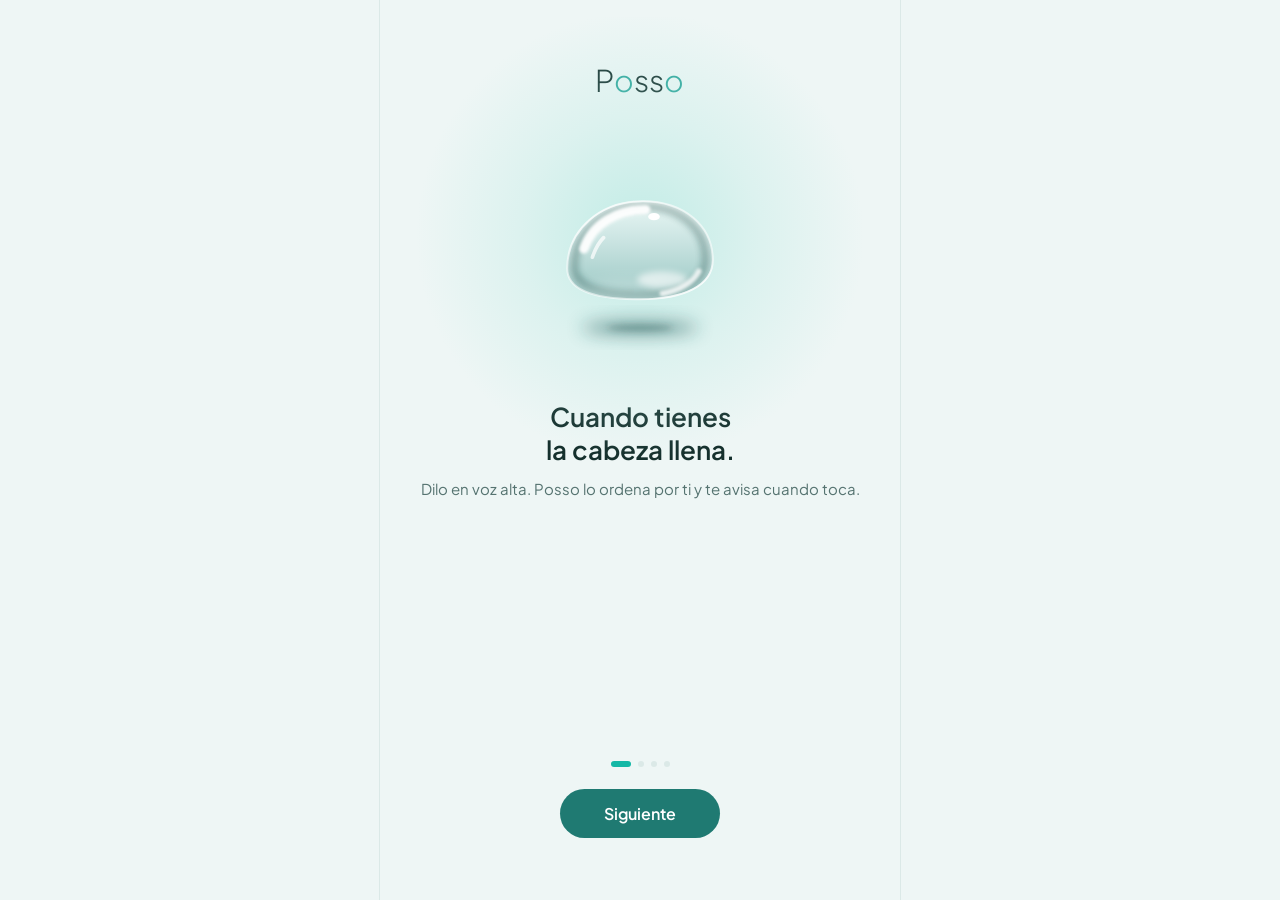
<file: index.html>
<!doctype html>
<html lang="es">
<head>
<meta charset="utf-8">
<meta name="viewport" content="width=device-width,initial-scale=1,viewport-fit=cover,user-scalable=no">
<title>Posso</title>
<meta name="description" content="Dilo en voz alta. Posso lo ordena por ti y te avisa cuando toca.">
<meta name="apple-mobile-web-app-capable" content="yes">
<meta name="mobile-web-app-capable" content="yes">
<meta name="apple-mobile-web-app-title" content="Posso">
<meta name="apple-mobile-web-app-status-bar-style" content="default">
<meta name="theme-color" content="#EEF6F5" id="theme-color">
<link rel="manifest" href="manifest.webmanifest">
<link rel="apple-touch-icon" href="icons/icon-180.png">
<link rel="icon" href="icons/favicon-32.png">
<link rel="preload" href="fonts/PlusJakartaSans.woff" as="font" type="font/woff" crossorigin>
<link rel="stylesheet" href="app.css">
<script>
  // tema antes de pintar, para que no parpadee
  (function () {
    try {
      var t = JSON.parse(localStorage.getItem('posso.local') || '{}').tema || 'auto';
      var dark = t === 'oscuro' || (t === 'auto' && matchMedia('(prefers-color-scheme: dark)').matches);
      document.documentElement.dataset.theme = dark ? 'dark' : 'light';
    } catch (e) {}
  })();
</script>
</head>
<body>
<div id="app">

  <!-- ===== Bienvenida ===== -->
  <section class="screen" id="s-onb">
    <div class="onb-step" data-step="0">
      <div class="logo" style="margin-top:64px">P<span>o</span>ss<span>o</span></div>
      <div class="center" style="margin-top:18px"><div class="gem drop" data-gem style="--s:min(280px,36vh)"></div></div>
      <div style="text-align:center;font-size:26px;font-weight:600;line-height:1.25;margin-top:6px">Cuando tienes<br>la cabeza llena.</div>
      <div style="text-align:center;font-size:15px;color:var(--ink2);margin:12px 40px 0;line-height:1.5">Dilo en voz alta. Posso lo ordena por ti y te avisa cuando toca.</div>
    </div>
    <div class="onb-step" data-step="1">
      <div class="h1" style="padding-top:40px;font-size:28px">Tú hablas.<br>Posso lo ordena.</div>
      <div class="sub">Sin orden y sin pensarlo. Cada cosa va a su sitio:</div>
      <div class="enter" style="padding:8px 16px 0" id="onb-how"></div>
    </div>
    <div class="onb-step" data-step="2">
      <div class="h1" style="padding-top:40px;font-size:28px">Conecta<br>tu Posso.</div>
      <div class="sub">Pega el código que te salió al instalarlo. Así lo que digas se guarda en tu Google Drive y en tu calendario.</div>
      <input class="code-in" id="onb-code" placeholder="Pega aquí tu código" autocomplete="off" autocapitalize="off" spellcheck="false">
      <div style="display:flex;gap:10px;margin:12px 16px 0">
        <button class="pill small" data-act="pegar-codigo" style="background:var(--surface);color:var(--deep)">Pegar</button>
      </div>
      <div class="sub" id="onb-code-msg" style="padding-top:12px"></div>
    </div>
    <div class="onb-step" data-step="3">
      <div class="h1" style="padding-top:40px;font-size:28px">Dos cosas<br>antes de empezar.</div>
      <div class="sub">Puedes cambiarlas cuando quieras en Ajustes.</div>
      <div style="padding:10px 16px 0" id="onb-perms"></div>
    </div>
    <div class="bottom" style="bottom:calc(30px + var(--sb))">
      <div class="dots" id="onb-dots"><span></span><span></span><span></span><span></span></div>
      <button class="pill" data-act="onb-next" id="onb-next">Siguiente</button>
      <div><button class="link" data-act="onb-demo" id="onb-demo" style="visibility:hidden">Probar sin conectar</button></div>
    </div>
  </section>

  <!-- ===== Inicio ===== -->
  <section class="screen" id="s-home">
    <button class="iconbtn ajustes-btn" data-act="ajustes" aria-label="Ajustes">
      <svg width="20" height="20" viewBox="0 0 20 20" fill="none" stroke="currentColor" stroke-width="1.6" stroke-linecap="round"><path d="M3 6h14M3 14h14"/><circle cx="7" cy="6" r="2.2" fill="currentColor" stroke="none"/><circle cx="13" cy="14" r="2.2" fill="currentColor" stroke="none"/></svg>
    </button>
    <div class="home-top">
      <div class="logo">P<span>o</span>ss<span>o</span></div>
      <div class="home-q" id="home-q">¿Qué tienes en la cabeza?</div>
    </div>
    <div class="afin home-afin" id="home-afin"></div>
    <div class="home-gem">
      <div class="gem tap" data-gem data-act="hablar" id="home-gem" style="--s:var(--g)"></div>
      <div class="home-hint" id="home-hint">Toca la gema y habla</div>
    </div>
    <button class="kbd kbd-cam" data-act="foto" aria-label="Foto a tareas">
      <svg width="19" height="16" viewBox="0 0 19 16" fill="none" stroke="currentColor" stroke-width="1.5" stroke-linejoin="round"><path d="M1.5 4.8a1.6 1.6 0 0 1 1.6-1.6h2.5L7 1.3h5l1.4 1.9h2.5a1.6 1.6 0 0 1 1.6 1.6v8.3a1.6 1.6 0 0 1-1.6 1.6H3.1a1.6 1.6 0 0 1-1.6-1.6z"/><circle cx="9.5" cy="8.6" r="3"/></svg>
    </button>
    <input type="file" accept="image/*" id="foto-tareas" hidden>
    <button class="kbd kbd-txt" data-act="escribir" aria-label="Escribir">
      <svg width="18" height="13" viewBox="0 0 20 14" fill="none" stroke="currentColor" stroke-width="1.5" stroke-linecap="round"><rect x="1" y="1" width="18" height="12" rx="2.5"/><path d="M5 5h.01M8.3 5h.01M11.6 5h.01M15 5h.01M5 8h.01M15 8h.01M7.5 9.6h5"/></svg>
    </button>
    <div class="bottom" style="bottom:calc(40px + var(--sb))">
      <svg class="up" width="14" height="9" viewBox="0 0 14 9" fill="none" stroke="currentColor" stroke-width="1.8" stroke-linecap="round" stroke-linejoin="round"><path d="M2 7l5-5 5 5"/></svg>
      <button class="today-btn glass" data-act="cosas" id="home-today">Tus cosas</button>
    </div>
    <div class="scrim" id="scrim-cosas" data-act="cerrar-cosas"></div>
    <div class="sheet" id="sh-cosas">
      <div class="grab-zone" data-drag="sh-cosas"><div class="grab"></div>
        <div class="cosas-head"><div class="cosas-t">Tus cosas</div>
          <div class="cosas-tools">
            <button class="sel-btn" data-act="sel-on" id="cosas-editar" hidden>Editar</button>
            <div class="vista-tg" id="vista-tg">
              <button data-act="vista" data-v="bloques" aria-label="Ver por cuándo"><svg width="16" height="16" viewBox="0 0 16 16" fill="none" stroke="currentColor" stroke-width="1.6"><rect x="1.5" y="1.5" width="5.5" height="5.5" rx="1.6"/><rect x="9" y="1.5" width="5.5" height="5.5" rx="1.6"/><rect x="1.5" y="9" width="5.5" height="5.5" rx="1.6"/><rect x="9" y="9" width="5.5" height="5.5" rx="1.6"/></svg></button>
              <button data-act="vista" data-v="carpetas" aria-label="Ver por carpetas"><svg width="17" height="15" viewBox="0 0 17 15" fill="none" stroke="currentColor" stroke-width="1.6" stroke-linejoin="round"><path d="M1.5 3a1.5 1.5 0 0 1 1.5-1.5h3.3l1.7 1.8h6A1.5 1.5 0 0 1 15.5 4.8v7.7a1.5 1.5 0 0 1-1.5 1.5H3a1.5 1.5 0 0 1-1.5-1.5z"/></svg></button>
            </div>
          </div>
        </div>
      </div>
      <div class="drawers" id="drawers"></div>
      <button class="hechas-fila" id="hechas-fila" data-act="hechas" hidden><span>Hecho recientemente</span><svg width="7" height="12" viewBox="0 0 9 15" fill="none" stroke="currentColor" stroke-width="2" stroke-linecap="round" stroke-linejoin="round"><path d="M1.5 1.5l6 6-6 6"/></svg></button>
      <div class="gem-dock"><div class="gem tap" data-gem data-act="hablar" style="--s:104px"></div></div>
    </div>
  </section>

  <!-- ===== Una categoría ===== -->
  <section class="screen" id="s-list">
    <div class="topbar">
      <div class="side"><button class="iconbtn back" data-act="atras" aria-label="Atrás"><svg width="11" height="19" viewBox="0 0 11 19" fill="none" stroke="currentColor" stroke-width="2.2" stroke-linecap="round" stroke-linejoin="round"><path d="M9 2L2 9.5 9 17"/></svg></button></div>
      <div class="switcher" id="switcher"></div>
      <div class="side r"><div class="ur" data-ur="lista"></div></div>
    </div>
    <div class="list-body" id="list-body"></div>
    <div class="gem-dock"><div class="gem tap" data-gem data-act="hablar" style="--s:104px"></div></div>
  </section>

  <!-- ===== Escuchando ===== -->
  <section class="screen" id="s-listen">
    <div class="topbar" style="height:44px"><div class="side"><button class="iconbtn back" data-act="cancelar-voz" aria-label="Cancelar"><svg width="11" height="19" viewBox="0 0 11 19" fill="none" stroke="currentColor" stroke-width="2.2" stroke-linecap="round" stroke-linejoin="round"><path d="M9 2L2 9.5 9 17"/></svg></button></div></div>
    <div class="listen-t" id="listen-t">Te escucho.</div>
    <div class="listen-s" id="listen-s">Dilo tal cual, sin orden. Ya lo ordeno yo.</div>
    <div class="listen-stage" id="listen-stage">
      <div class="ring" style="width:calc(var(--g)*.72);height:calc(var(--g)*.72);opacity:.45;--k:.10"></div>
      <div class="ring" style="width:calc(var(--g)*.9);height:calc(var(--g)*.9);opacity:.28;--k:.16"></div>
      <div class="ring" style="width:calc(var(--g)*1.07);height:calc(var(--g)*1.07);opacity:.14;--k:.22"></div>
      <div class="gem tap" data-gem data-act="voz-gema" id="listen-gem" style="--s:var(--g)"></div>
    </div>
    <div class="rec-state" id="rec-state"><span class="rec-dot"></span><span id="rec-time">Escuchando · 0:00</span></div>
    <div class="live" id="live"></div>
    <div class="listen-bar">
      <button class="round glass" data-act="voz-a-texto" aria-label="Escribir"><svg width="20" height="14" viewBox="0 0 20 14" fill="none" stroke="currentColor" stroke-width="1.5" stroke-linecap="round"><rect x="1" y="1" width="18" height="12" rx="2.5"/><path d="M5 5h.01M8.3 5h.01M11.6 5h.01M15 5h.01M5 8h.01M15 8h.01M7.5 9.6h5"/></svg></button>
      <button class="tick" data-act="voz-listo" aria-label="Ya está"><svg width="26" height="20" viewBox="0 0 26 20" fill="none" stroke="currentColor" stroke-width="3" stroke-linecap="round" stroke-linejoin="round"><path d="M3 10.5l7 7L23 3"/></svg></button>
      <div style="width:48px"></div>
    </div>
  </section>

  <!-- ===== Escribir ===== -->
  <section class="screen" id="s-type">
    <div class="topbar" style="height:44px"><div class="side"><button class="iconbtn back" data-act="atras" aria-label="Atrás"><svg width="11" height="19" viewBox="0 0 11 19" fill="none" stroke="currentColor" stroke-width="2.2" stroke-linecap="round" stroke-linejoin="round"><path d="M9 2L2 9.5 9 17"/></svg></button></div></div>
    <div class="h1" style="font-size:22px;padding-top:2px">Escríbelo tal cual.</div>
    <div class="sub">Sin orden y sin pensarlo mucho. Ya lo ordeno yo.</div>
    <textarea class="writebox" id="writebox" placeholder="Contestar a las familias, el viernes la evaluación…"></textarea>
    <div class="write-row"><span id="write-n"></span><button class="pill small" data-act="ordenar-texto" id="write-go" disabled>Ordenar</button></div>
  </section>

  <!-- ===== Ordenando ===== -->
  <section class="screen" id="s-proc">
    <div class="proc-gem"><div class="gem think" data-gem id="proc-gem" style="--s:var(--g)"></div></div>
    <div class="proc-txt">
      <b id="proc-t">Ordenando…</b>
      <p id="proc-s">Un momento.</p>
      <div class="wave" id="proc-wave"><span style="background:var(--v-hoy)"></span><span style="background:var(--v-semana)"></span><span style="background:var(--v-algun)"></span><span style="background:var(--v-olvidar)"></span></div>
      <div class="proc-err" id="proc-err" hidden>
        <button class="pill small" data-act="reintentar">Probar otra vez</button>
        <button class="link" data-act="error-escribir">Escribirlo</button>
        <button class="link" data-act="ir-inicio">Volver</button>
      </div>
    </div>
  </section>

  <!-- ===== Resultado ===== -->
  <section class="screen" id="s-res">
    <div class="res-top"><div class="ur" data-ur="borrador"></div></div>
    <div class="scroll">
      <div class="h1" id="res-t" style="padding-top:6px"></div>
      <div class="sub" id="res-s"></div>
      <div class="res-cards" id="res-cards"></div>
    </div>
    <div class="res-bottom">
      <button class="pill" data-act="guardar" style="padding:13px 40px">Guardar</button>
      <div class="res-links"><button class="link" data-act="reintentar">Ordenar de nuevo</button><button class="link" data-act="descartar">Descartar</button></div>
    </div>
  </section>

  <!-- ===== Recordar ===== -->
  <section class="screen" id="s-rec">
    <div class="topbar" style="height:44px"><div class="side"><button class="iconbtn back" data-act="atras" aria-label="Atrás"><svg width="11" height="19" viewBox="0 0 11 19" fill="none" stroke="currentColor" stroke-width="2.2" stroke-linecap="round" stroke-linejoin="round"><path d="M9 2L2 9.5 9 17"/></svg></button></div></div>
    <div class="scroll" id="rec-body"></div>
    <div class="bottom"><button class="pill" data-act="rec-ok">Recuérdamelo</button></div>
  </section>

  <!-- ===== Ajustes ===== -->
  <section class="screen" id="s-aj">
    <div class="topbar" style="height:44px"><div class="side"><button class="iconbtn back" data-act="atras" aria-label="Atrás"><svg width="11" height="19" viewBox="0 0 11 19" fill="none" stroke="currentColor" stroke-width="2.2" stroke-linecap="round" stroke-linejoin="round"><path d="M9 2L2 9.5 9 17"/></svg></button></div></div>
    <div class="scroll" id="aj-body"></div>
  </section>

  <!-- ===== Hecho recientemente ===== -->
  <section class="screen" id="s-hecho">
    <div class="topbar" style="height:44px"><div class="side"><button class="iconbtn back" data-act="atras" aria-label="Atrás"><svg width="11" height="19" viewBox="0 0 11 19" fill="none" stroke="currentColor" stroke-width="2.2" stroke-linecap="round" stroke-linejoin="round"><path d="M9 2L2 9.5 9 17"/></svg></button></div></div>
    <div class="scroll" id="hecho-body"></div>
  </section>

  <!-- ===== Personas ===== -->
  <section class="screen" id="s-per">
    <div class="topbar" style="height:44px"><div class="side"><button class="iconbtn back" data-act="atras" aria-label="Atrás"><svg width="11" height="19" viewBox="0 0 11 19" fill="none" stroke="currentColor" stroke-width="2.2" stroke-linecap="round" stroke-linejoin="round"><path d="M9 2L2 9.5 9 17"/></svg></button></div></div>
    <div class="scroll" id="per-body"></div>
  </section>

  <!-- ===== Feedback ===== -->
  <section class="screen" id="s-fb">
    <div class="topbar" style="height:44px"><div class="side"><button class="iconbtn back" data-act="atras" aria-label="Atrás"><svg width="11" height="19" viewBox="0 0 11 19" fill="none" stroke="currentColor" stroke-width="2.2" stroke-linecap="round" stroke-linejoin="round"><path d="M9 2L2 9.5 9 17"/></svg></button></div><div class="side r fbx"><button class="fb-exp" data-act="fb-exportar"><svg width="16" height="16" viewBox="0 0 24 24" fill="none" stroke="currentColor" stroke-width="1.7" stroke-linecap="round" stroke-linejoin="round"><path d="M12 15V4M8 8l4-4 4 4"/><path d="M5 13v5a2 2 0 002 2h10a2 2 0 002-2v-5"/></svg>Exportar</button></div></div>
    <div class="scroll" id="fb-body"></div>
    <button class="fb-fab" data-act="fb-nueva"><svg width="18" height="18" viewBox="0 0 24 24" fill="none" stroke="currentColor" stroke-width="2" stroke-linecap="round"><path d="M12 5v14M5 12h14"/></svg>Nueva nota</button>
  </section>

  <div id="scrim-scr" data-act="atras"></div>

  <!-- ===== Hoja: una idea ===== -->
  <div class="scrim" id="scrim-idea" data-act="cerrar-idea"></div>
  <div class="sheet" id="sh-idea"></div>

  <!-- ===== Hoja: Feedback (nota nueva / exportar) ===== -->
  <div class="scrim" id="scrim-fb" data-act="fb-cerrar"></div>
  <div class="sheet" id="sh-fb"></div>

  <div id="carga"><i></i></div>
  <div class="pop-scrim" id="pop-scrim" data-act="pop-cerrar"></div>
  <div class="pop" id="pop" role="menu"></div>
  <div class="selbar" id="selbar">
    <div class="selbar-top"><button data-act="sel-off">Cancelar</button><b id="sel-n">Elige tareas</b><button data-act="sel-todo" id="sel-todo">Todas</button></div>
    <div class="selbar-acts">
      <button data-act="sel-hecho" class="sa"><svg width="20" height="20" viewBox="0 0 20 20" fill="none" stroke="currentColor" stroke-width="1.7" stroke-linecap="round" stroke-linejoin="round"><circle cx="10" cy="10" r="8"/><path d="M6.5 10.2l2.4 2.4 4.6-4.9"/></svg>Hecho</button>
      <button data-act="sel-mover" class="sa"><svg width="20" height="20" viewBox="0 0 20 20" fill="none" stroke="currentColor" stroke-width="1.7" stroke-linecap="round" stroke-linejoin="round"><path d="M3 6.5A1.5 1.5 0 0 1 4.5 5h3.6l1.8 1.8h5.6A1.5 1.5 0 0 1 17 8.3v6.2a1.5 1.5 0 0 1-1.5 1.5h-11A1.5 1.5 0 0 1 3 14.5z"/><path d="M8.5 11.4h4.6M11.3 9.4l2 2-2 2"/></svg>Mover</button>
      <button data-act="sel-borrar" class="sa del"><svg width="20" height="20" viewBox="0 0 20 20" fill="none" stroke="currentColor" stroke-width="1.7" stroke-linecap="round" stroke-linejoin="round"><path d="M3.5 5.5h13M8 5.5V4a1 1 0 0 1 1-1h2a1 1 0 0 1 1 1v1.5M5.5 5.5l.8 10.2a1.5 1.5 0 0 0 1.5 1.3h4.4a1.5 1.5 0 0 0 1.5-1.3l.8-10.2"/></svg>Borrar</button>
    </div>
  </div>
  <div class="toast glass" id="toast"><span id="toast-t"></span><button id="toast-b" hidden></button></div>
</div>
<script src="gema.js"></script>
<script src="app.js"></script>
</body>
</html>
</file>
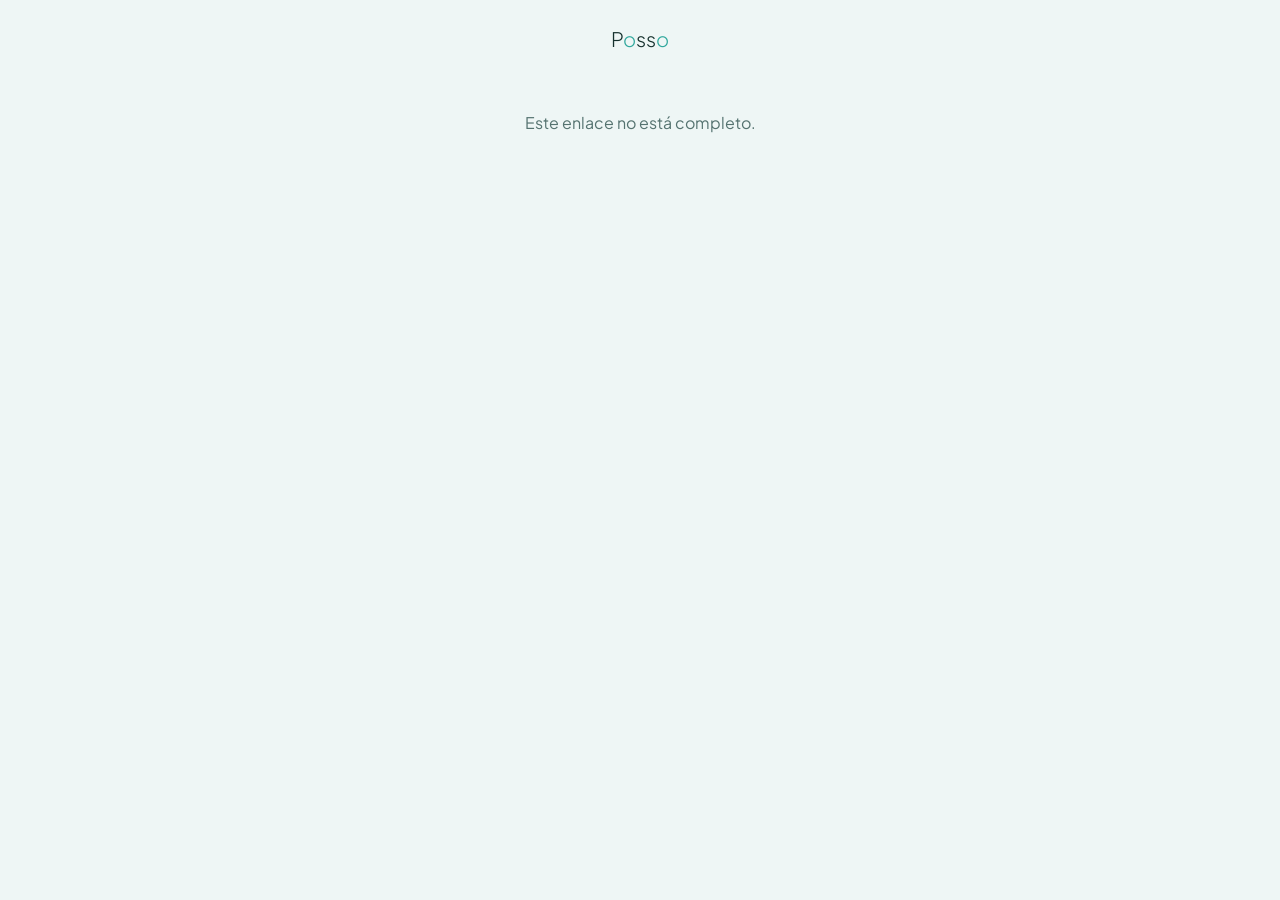
<file: lista.html>
<!doctype html>
<html lang="es">
<head>
<meta charset="utf-8">
<meta name="viewport" content="width=device-width,initial-scale=1,viewport-fit=cover">
<title>Lista de la compra · Posso</title>
<meta name="theme-color" content="#EEF6F5">
<link rel="icon" href="icons/favicon-32.png">
<style>
@font-face{font-family:'Jakarta';src:url('fonts/PlusJakartaSans.woff') format('woff');font-weight:200 800;font-display:swap}
:root{--bg:#EEF6F5;--surface:#F8FBFB;--ink:#15302D;--ink2:#557370;--ink3:#97AFAC;--deep:#1F7A72;--line:#DBE9E7;--hoy:#2FA79C;--k:#DDF1EC}
@media (prefers-color-scheme:dark){:root{--bg:#071D1C;--surface:#0E2826;--ink:#E6F4F2;--ink2:#9DBDB9;--ink3:#5F7F7B;--deep:#8FE3D9;--line:#1E3D3A;--k:#123B37}}
*{margin:0;padding:0;box-sizing:border-box;-webkit-tap-highlight-color:transparent}
body{font-family:'Jakarta',-apple-system,system-ui,sans-serif;background:var(--bg);color:var(--ink);-webkit-font-smoothing:antialiased;
  padding:calc(env(safe-area-inset-top,0px) + 26px) 0 calc(env(safe-area-inset-bottom,0px) + 40px);max-width:560px;margin:0 auto}
.logo{font-weight:300;font-size:20px;text-align:center}.logo span{color:var(--hoy)}
.head{margin:18px 16px 0;padding:20px;border-radius:26px;background:var(--k)}
.head .lab{font-size:13px;font-weight:700;letter-spacing:.04em;text-transform:uppercase;color:var(--deep)}
.head .n{font-size:30px;font-weight:600;margin-top:6px}
.head .s{font-size:14px;color:var(--ink2);margin-top:4px;line-height:1.4}
.zona{font-size:12px;font-weight:700;color:var(--ink3);letter-spacing:.05em;text-transform:uppercase;padding:22px 22px 4px}
.it{display:flex;gap:12px;align-items:center;padding:14px 22px;width:100%;text-align:left;border:0;background:none;font:inherit;color:inherit;
  position:relative;cursor:pointer;transition:opacity .3s}
.it::after{content:"";position:absolute;left:56px;right:22px;bottom:0;height:1px;background:var(--line)}
.it .t{font-size:16px;line-height:1.3;background:linear-gradient(currentColor,currentColor) 0 55%/0% 1px no-repeat;transition:background-size .35s,color .35s}
.it.hecho .t{background-size:100% 1px;color:var(--ink3)}
.ck{flex:none}
.ck .f{fill-opacity:0;transition:fill-opacity .25s}.ck path{stroke-dasharray:14;stroke-dashoffset:14;transition:stroke-dashoffset .3s .1s}
.it.hecho .ck .f{fill-opacity:1}.it.hecho .ck path{stroke-dashoffset:0}
.pie{text-align:center;font-size:12.5px;color:var(--ink3);margin-top:26px;padding:0 30px;line-height:1.5}
.err{text-align:center;color:var(--ink2);margin-top:60px;padding:0 30px;line-height:1.5}
@keyframes rise{from{opacity:0;transform:translateY(10px)}to{opacity:1;transform:none}}
.entra>*{animation:rise .4s cubic-bezier(.2,.8,.2,1) both}
@media (prefers-reduced-motion:reduce){.entra>*{animation:none}}
</style>
</head>
<body>
<div class="logo">P<span>o</span>ss<span>o</span></div>
<div id="app"><div class="err">Cargando la lista…</div></div>
<script>
'use strict';
const h = new URLSearchParams(location.hash.slice(1));
const URL_S = h.get('u'), TOKEN = h.get('t');
let datos = null, pendiente = 0;
const esc = s => String(s).replace(/[&<>"]/g, c => ({ '&': '&amp;', '<': '&lt;', '>': '&gt;', '"': '&quot;' }[c]));
const ck = '<svg class="ck" width="22" height="22" viewBox="0 0 20 20"><circle class="f" cx="10" cy="10" r="9.2" fill="#2FA79C"/><circle cx="10" cy="10" r="8.6" fill="none" stroke="#2FA79C" stroke-width="1.3"/><path d="M6 10.3l2.6 2.6L14.2 7.4" fill="none" stroke="#fff" stroke-width="1.8" stroke-linecap="round" stroke-linejoin="round"/></svg>';

async function cargar(primera) {
  if (pendiente) return;
  try {
    const r = await fetch(URL_S + '?lista=' + encodeURIComponent(TOKEN));
    const j = await r.json();
    if (j.error) throw new Error(j.error);
    if (!pendiente) { const cambia = JSON.stringify(j) !== JSON.stringify(datos); datos = j; if (cambia) pintar(primera); }
  } catch (e) {
    if (!datos) document.getElementById('app').innerHTML = '<div class="err">No puedo abrir la lista. ' + esc(e.message || '') + '</div>';
  }
}
function pintar(animar) {
  const quedan = datos.items.filter(x => !x.hecho).length;
  const orden = datos.zonas || [];
  const grupos = {};
  datos.items.forEach(x => (grupos[x.zona || 'Otros'] = grupos[x.zona || 'Otros'] || []).push(x));
  const zonas = Object.keys(grupos).sort((a, b) => orden.indexOf(a) - orden.indexOf(b));
  document.getElementById('app').innerHTML =
    `<div class="head"><div class="lab">Lista compartida</div><div class="n">${esc(datos.titulo)}</div>
     <div class="s">${quedan ? (quedan === 1 ? 'Queda 1 cosa.' : `Quedan ${quedan} cosas.`) : 'Ya está todo.'} Toca lo que vayas cogiendo.</div></div>
     <div class="${animar ? 'entra' : ''}">${zonas.map(z => `<div class="zona">${esc(z)}</div>` + grupos[z].map(x =>
       `<button class="it${x.hecho ? ' hecho' : ''}" data-id="${esc(x.id)}">${ck}<span class="t">${esc(x.t)}</span></button>`).join('')).join('')}</div>
     <div class="pie">Se actualiza sola cada pocos segundos. No hace falta instalar nada.</div>`;
  if (animar) [...document.querySelectorAll('.entra>*')].forEach((e, k) => e.style.animationDelay = Math.min(k, 14) * 0.04 + 's');
}
document.addEventListener('click', async e => {
  const b = e.target.closest('.it'); if (!b) return;
  const x = datos.items.find(i => i.id === b.dataset.id); if (!x) return;
  x.hecho = !x.hecho; b.classList.toggle('hecho', x.hecho);
  try { navigator.vibrate && navigator.vibrate(8); } catch (er) {}
  pendiente++;
  try {
    const r = await fetch(URL_S, { method: 'POST', body: JSON.stringify({ accion: 'marcarCompartida', token: TOKEN, itemId: x.id, hecho: x.hecho }) });
    const j = await r.json(); if (!j.error) datos = j;
  } catch (er) {}
  pendiente--;
  const s = document.querySelector('.head .s'), quedan = datos.items.filter(i => !i.hecho).length;
  if (s) s.textContent = (quedan ? (quedan === 1 ? 'Queda 1 cosa.' : `Quedan ${quedan} cosas.`) : 'Ya está todo.') + ' Toca lo que vayas cogiendo.';
});
if (!URL_S || !TOKEN) document.getElementById('app').innerHTML = '<div class="err">Este enlace no está completo.</div>';
else { cargar(true); setInterval(() => document.visibilityState === 'visible' && cargar(false), 4000); }
</script>
</body>
</html>
</file>
<file: app.css>
/* POSSO · estilos */
@font-face{font-family:'Jakarta';src:url('fonts/PlusJakartaSans.woff') format('woff');font-weight:200 800;font-display:swap}

:root{
  --bg:#EEF6F5;--surface:#F8FBFB;--ink:#15302D;--ink2:#557370;--ink3:#97AFAC;--soft:#D3EBE7;
  --deep:#1F7A72;--accent:#2FA79C;--line:#DBE9E7;--on-deep:#fff;
  --c-hoy:#2FA79C;--c-semana:#6FA86A;--c-algun:#7F87BE;--c-olvidar:#A89E8E;
  --k-hoy:#DDF1EC;--k-semana:#E6F0DC;--k-algun:#E5E6F3;--k-olvidar:#F0ECE5;
  --v-hoy:#14B8A6;--v-semana:#4CB85E;--v-algun:#7C7FF0;--v-olvidar:#F2A541;
  --urg:#D97B68;--urg-txt:#B65A48;--urg-bg:rgba(217,123,104,.14);
  --chip-bg:rgba(255,255,255,.8);--chip-bd:rgba(15,61,57,.1);
  --glass:linear-gradient(180deg,rgba(255,255,255,.62),rgba(255,255,255,.28));
  --glass-bd:rgba(255,255,255,.85);
  --glass-sh:inset 0 1px 0 rgba(255,255,255,.95),0 8px 24px -14px rgba(15,61,57,.45);
  --sheet:linear-gradient(180deg,rgba(255,255,255,.9),rgba(255,255,255,.82));
  --scrim:rgba(15,48,45,.18);
  --halo:radial-gradient(circle at 50% 46%,rgba(168,230,221,.75) 0%,rgba(168,230,221,.3) 34%,rgba(168,230,221,0) 64%);
  --seg-bg:#D3EBE7;--seg-on:#F8FBFB;
  --st:env(safe-area-inset-top,0px);--sb:env(safe-area-inset-bottom,0px);
  --ease:cubic-bezier(.2,.8,.2,1);--spring:cubic-bezier(.3,1.35,.5,1);
  color-scheme:light;
}
:root[data-theme="dark"]{
  --bg:#071D1C;--surface:#0E2826;--ink:#E6F4F2;--ink2:#9DBDB9;--ink3:#5F7F7B;--soft:#173B38;
  --deep:#8FE3D9;--accent:#6CD9CD;--line:#1E3D3A;--on-deep:#05201E;
  --k-hoy:#123B37;--k-semana:#1C3527;--k-algun:#22243A;--k-olvidar:#2E2A24;
  --urg-txt:#E8957F;
  --chip-bg:rgba(255,255,255,.08);--chip-bd:rgba(255,255,255,.14);
  --glass:linear-gradient(180deg,rgba(255,255,255,.09),rgba(255,255,255,.05));
  --glass-bd:rgba(255,255,255,.14);
  --glass-sh:inset 0 1px 0 rgba(255,255,255,.08),0 8px 24px -14px rgba(0,0,0,.6);
  --sheet:linear-gradient(180deg,#0E2826,#0E2826);
  --scrim:rgba(0,0,0,.4);
  --halo:radial-gradient(circle at 50% 46%,rgba(42,156,146,.55) 0%,rgba(42,156,146,.22) 32%,rgba(42,156,146,0) 62%);
  --seg-bg:#0B2422;--seg-on:#24524E;
  color-scheme:dark;
}

*{margin:0;padding:0;box-sizing:border-box;-webkit-tap-highlight-color:transparent}
[hidden]{display:none!important}
html,body{height:100%;background:var(--bg);overscroll-behavior:none}
body{font-family:'Jakarta',-apple-system,system-ui,sans-serif;color:var(--ink);-webkit-font-smoothing:antialiased;
  -webkit-user-select:none;user-select:none;overflow:hidden;transition:background-color .45s}
button{font:inherit;color:inherit;background:none;border:0;cursor:pointer}
input,textarea{font:inherit;color:inherit;-webkit-user-select:text;user-select:text}
.theme-anim,.theme-anim *{transition:background-color .45s,color .45s,border-color .45s,fill .45s,stroke .45s!important}

#app{position:fixed;inset:0;max-width:520px;margin:0 auto;overflow:hidden;background:var(--bg)}
@media (min-width:560px){#app{box-shadow:0 0 0 1px var(--line)}}

/* ---------- pantallas ---------- */
.screen{position:absolute;inset:0;display:none;flex-direction:column;background:var(--bg);padding-top:var(--st);overflow:hidden}
.screen.on{display:flex}
.screen.in-push{animation:inPush .38s var(--ease) both}
.screen.in-back{animation:inBack .38s var(--ease) both}
.screen.in-fade{animation:inFade .38s cubic-bezier(.2,.8,.2,1) both}
.screen.out-push{display:flex;animation:outPush .3s ease both;pointer-events:none}
.screen.out-back{display:flex;animation:outBack .3s ease both;pointer-events:none}
.screen.out-fade{display:flex;animation:outFade .25s ease both;pointer-events:none}
/* pantallas que suben como hoja: escribir, ajustes, recordar */
.screen.debajo{display:flex;z-index:1;pointer-events:none}
#scrim-scr{position:absolute;inset:0;background:var(--scrim);opacity:0;transition:opacity .35s ease;z-index:2;pointer-events:none}
#scrim-scr.on{opacity:1;pointer-events:auto}
.screen.hojascr{z-index:3;top:calc(var(--st) + 10px);padding-top:8px;border-radius:22px 22px 0 0;box-shadow:0 -12px 34px -20px rgba(0,0,0,.45)}
.screen.hojascr::before{content:"";display:block;width:40px;height:4px;border-radius:2px;background:var(--ink3);opacity:.45;margin:0 auto 2px;flex:none}
.screen.hojascr .topbar{touch-action:none}
.screen.in-hoja{animation:inHoja .52s cubic-bezier(.3,1.15,.5,1) both}
.screen.out-hoja{display:flex;animation:outHoja .3s cubic-bezier(.4,0,.6,1) both;pointer-events:none}
@keyframes inHoja{from{transform:translateY(100%)}to{transform:none}}
@keyframes outHoja{to{transform:translateY(105%)}}
.morph{position:absolute;z-index:50;pointer-events:none}
@keyframes inPush{from{opacity:0;transform:translateX(34px)}to{opacity:1;transform:none}}
@keyframes inBack{from{opacity:0;transform:translateX(-34px)}to{opacity:1;transform:none}}
@keyframes outPush{to{opacity:0;transform:translateX(-24px)}}
@keyframes outBack{to{opacity:0;transform:translateX(24px)}}
@keyframes fade{from{opacity:0}to{opacity:1}}
@keyframes fadeOut{to{opacity:0}}
@keyframes inFade{from{opacity:0;transform:translateY(12px)}to{opacity:1;transform:none}}
@keyframes outFade{to{opacity:0;transform:translateY(-6px)}}
.scroll{flex:1;overflow-y:auto;-webkit-overflow-scrolling:touch;overscroll-behavior:contain}

/* ---------- piezas comunes ---------- */
.logo{text-align:center;font-weight:300;letter-spacing:.01em;font-size:30px;line-height:1.1}
.logo span{color:var(--accent)}
.h1{font-size:26px;font-weight:600;line-height:1.2;padding:22px 22px 0}
.sub{font-size:14px;color:var(--ink2);line-height:1.45;padding:6px 22px 0}
.cap{font-size:12px;font-weight:700;color:var(--ink3);letter-spacing:.05em;text-transform:uppercase}
.center{display:flex;justify-content:center}
.iconbtn{width:44px;height:44px;display:flex;align-items:center;justify-content:center;border-radius:22px}
.iconbtn:active{opacity:.55}
.back{color:var(--deep)}
.glass{background:var(--glass);-webkit-backdrop-filter:blur(14px) saturate(160%);backdrop-filter:blur(14px) saturate(160%);
  border:1px solid var(--glass-bd);box-shadow:var(--glass-sh)}
.pill{display:inline-flex;align-items:center;justify-content:center;gap:8px;padding:14px 44px;border-radius:26px;background:var(--deep);
  color:var(--on-deep);font-size:16px;font-weight:600;transition:transform .15s,opacity .2s}
.pill:active{transform:scale(.96)}
.pill.small{padding:10px 20px;font-size:15px;border-radius:22px}
.pill[disabled]{opacity:.4;pointer-events:none}
.link{font-size:13px;color:var(--ink2);padding:8px 6px;font-weight:500}
.link.big{font-size:15px;font-weight:600;padding:14px 26px}
.bottom{position:absolute;left:0;right:0;bottom:calc(36px + var(--sb));text-align:center;z-index:3}

/* ---------- la gema ---------- */
.gem{position:relative;width:var(--s,300px);height:var(--s,300px);flex:none;--lvl:0}
.gem-halo{position:absolute;left:-35%;top:-35%;width:170%;height:170%;background:var(--halo);pointer-events:none;
  transform:scale(calc(1 + var(--lvl) * .22));opacity:calc(.85 + var(--lvl) * .3);transition:transform .12s linear}
.gem-move{position:absolute;inset:0}
.gem-shadow,.gem-body{position:absolute;inset:0}
.gem-shadow svg,.gem-body svg{display:block;width:100%;height:100%;overflow:visible}
.gem{--sube:calc(var(--s,300px) * -.0433)}            /* 13 px en la gema grande, proporcional en las pequeñas */
.gem-body{animation:flotar 2.4s infinite}               /* solo sube y baja */
.gem-body svg{animation:balanceo 2.4s ease-in-out infinite;transform-origin:50% 55%}  /* solo se balancea */
.gem-shadow{animation:sombra 2.4s infinite;transform-origin:50% 76%}
@keyframes flotar{
 0%{transform:translateY(0);animation-timing-function:cubic-bezier(.42,0,.3,1)}
 46%,47%{transform:translateY(var(--sube));animation-timing-function:cubic-bezier(.42,0,.3,1)}
 92%,100%{transform:translateY(0)}}
@keyframes balanceo{0%,50%,100%{transform:rotate(0)}25%{transform:rotate(-1.4deg)}75%{transform:rotate(1.4deg)}}
@keyframes sombra{
 0%,92%,100%{transform:scale(1);opacity:1;animation-timing-function:cubic-bezier(.45,0,.25,1)}
 46%,47%{transform:scale(.78);opacity:.55;animation-timing-function:cubic-bezier(.45,0,.25,1)}}
.gem.tap{cursor:pointer}
.gem.tap .gem-move{transition:transform .22s var(--ease)}
.gem.tap.press .gem-move{transform:translateY(2.5%) scale(.95)}
.gem.drop .gem-move{animation:drop .65s var(--spring) both}
@keyframes drop{0%{transform:translateY(-34%);opacity:0}55%{opacity:1}100%{transform:none;opacity:1}}
.gem.settle .gem-move{animation:settle .6s var(--ease) both}
@keyframes settle{0%{transform:translateY(-6%)}45%{transform:translateY(3%) scaleY(.97)}75%{transform:translateY(-1%)}100%{transform:none}}
.gem.think .gem-halo{animation:haloBreath 1.6s ease-in-out infinite}
@keyframes haloBreath{0%,100%{opacity:.7;transform:scale(.95)}50%{opacity:1;transform:scale(1.08)}}

/* ---------- inicio ---------- */
#s-home{--g:min(300px,39vh,76vw)}
.home-top{padding-top:62px;position:relative}
.ajustes-btn{position:absolute;top:calc(var(--st) + 4px);right:12px;z-index:4;color:var(--ink2)}
.home-q{text-align:center;font-size:22px;font-weight:600;margin-top:14px;padding:0 20px}
.home-gem{position:absolute;left:50%;top:50%;transform:translate(-50%,-50%);display:flex;flex-direction:column;align-items:center}
.home-hint{text-align:center;font-size:13px;color:var(--ink2);margin-top:-14px;white-space:nowrap}
.kbd{position:absolute;left:50%;top:calc(50% + var(--g) * .65);transform:translateX(-50%);width:44px;height:44px;border-radius:50%;
  display:flex;align-items:center;justify-content:center;background:rgba(255,255,255,.45);border:1px solid rgba(255,255,255,.8);color:var(--ink2)}
:root[data-theme="dark"] .kbd{background:rgba(255,255,255,.06);border-color:rgba(255,255,255,.12)}
.kbd:active{transform:translateX(-50%) scale(.92)}
.today-btn{display:inline-flex;align-items:center;gap:8px;border-radius:24px;padding:12px 26px;font-size:15px;font-weight:600;color:var(--deep)}
.up{display:block;margin:0 auto 8px;color:var(--deep);animation:nudge 2.6s ease-in-out infinite}
@keyframes nudge{0%,70%,100%{transform:none}80%{transform:translateY(-4px)}90%{transform:none}}

/* ---------- hojas (sheets) ---------- */
.scrim{position:absolute;inset:0;background:var(--scrim);opacity:0;transition:opacity .35s;z-index:10;pointer-events:none}
.scrim.on{opacity:1;pointer-events:auto}
.sheet{position:absolute;left:0;right:0;bottom:0;z-index:11;border-radius:30px 30px 0 0;background:var(--sheet);
  -webkit-backdrop-filter:blur(18px) saturate(160%);backdrop-filter:blur(18px) saturate(160%);
  border-top:1px solid var(--glass-bd);transform:translateY(105%);transition:transform .32s cubic-bezier(.4,0,.6,1);will-change:transform}
.sheet.on{transform:none;transition:transform .5s cubic-bezier(.3,1.2,.5,1)}
#sh-cosas,#s-home{touch-action:none}
.sheet.drag{transition:none}
.grab{width:40px;height:3px;border-radius:2px;margin:0 auto 18px;background:var(--ink3)}
.grab-zone{padding-top:12px;touch-action:none}

#sh-cosas{top:calc(var(--st) + 50px);padding:0 16px}
#sh-cosas .grab{background:var(--c-hoy)}
.cosas-t{font-size:24px;font-weight:600;margin:0 4px 14px}
.drawers{display:grid;grid-template-columns:1fr 1fr;gap:10px}
.drawer{display:flex;flex-direction:column;justify-content:flex-start;align-items:stretch;border-radius:22px;padding:14px 13px 26px;min-height:min(236px,calc((100dvh - var(--st) - 330px) / 2));position:relative;text-align:left;overflow:hidden}
.drawer:active{transform:scale(.98)}
.drawer{transition:transform .2s}
.drawer-h{display:flex;justify-content:space-between;align-items:baseline;margin-bottom:6px}
.drawer-h b{font-size:15px;font-weight:700}
.drawer-h span{font-size:15px;font-weight:600}
.drawer .more{font-size:12px;color:var(--ink2);margin-top:4px}
.drawer .chev{position:absolute;right:13px;bottom:12px}
.drawer .empty{font-size:13px;color:var(--ink3);margin-top:6px}
.gem-dock{position:absolute;left:0;right:0;bottom:calc(14px + var(--sb));display:flex;justify-content:center;z-index:5;pointer-events:none}
.gem-dock .gem{pointer-events:auto}

/* ---------- filas de ideas ---------- */
.row{display:flex;gap:10px;align-items:flex-start;padding:6px 0}
.row .t{font-size:14px;line-height:1.3;word-break:break-word}
.row.olv .t{color:var(--ink2)}
.ck{flex:none;margin-top:1px;display:block;overflow:visible}
.ck circle.f{fill-opacity:0;transition:fill-opacity .25s ease}
.ck path{stroke-dasharray:14;stroke-dashoffset:14;transition:stroke-dashoffset .3s .12s ease}
.ck.done circle.f{fill-opacity:1}
.ck.done path{stroke-dashoffset:0}
.ck.pop{animation:pop .35s var(--spring)}
@keyframes pop{40%{transform:scale(1.18)}100%{transform:none}}
.meta{display:flex;flex-wrap:wrap;align-items:center;gap:6px;margin-top:4px}
.chip{display:inline-flex;align-items:center;gap:4px;font-size:11px;font-weight:600;color:var(--ink2);padding:2px 8px 2px 7px;border-radius:9px;
  background:var(--chip-bg);border:1px solid var(--chip-bd)}
.chip svg{fill:var(--ink3)}
.urgchip{display:inline-flex;align-items:center;gap:5px;font-size:11px;font-weight:600;color:var(--urg-txt);padding:2px 8px;border-radius:9px;background:var(--urg-bg)}
.urgchip i,.dot-urg{width:6px;height:6px;border-radius:50%;background:var(--urg);display:inline-block}
.mtxt{font-size:11.5px;color:var(--ink2)}

/* ---------- lista de una categoría ---------- */
.topbar{display:flex;align-items:center;justify-content:space-between;padding:4px 10px 0;height:52px;flex:none}
.topbar .side{width:84px;display:flex}
.topbar .side.r{justify-content:flex-end}
.switcher{display:flex;gap:7px;align-items:center;padding:10px 4px}
.switcher button{height:8px;width:8px;border-radius:4px;padding:0;flex:none}
.ur{display:flex;gap:2px}
.ur button{width:38px;height:40px;display:flex;align-items:center;justify-content:center;color:var(--ink3);transition:opacity .2s}
.ur button[disabled]{opacity:.35;pointer-events:none}
.list-body{flex:1;position:relative;overflow:hidden;min-height:0}
.pane{position:absolute;inset:0;display:flex;flex-direction:column;background:var(--bg);touch-action:pan-y;will-change:transform}
.headcard{margin:8px 16px 0;padding:20px 20px 16px;border-radius:26px;flex:none;touch-action:pan-y}
.headcard .lab{font-size:13px;font-weight:700;letter-spacing:.04em;text-transform:uppercase}
.headcard .n{font-size:30px;font-weight:600;margin-top:6px}
.headcard .s{font-size:14px;color:var(--ink2);margin-top:4px}
.items{padding:6px 0 160px}
.task{position:relative;overflow:hidden}
.task .under{position:absolute;inset:0;display:flex;align-items:center;justify-content:flex-end;color:#fff;font-size:12.5px;font-weight:600;opacity:0}
.task .under .act{width:96px;display:flex;flex-direction:column;align-items:center;gap:4px}
.task .under.del{background:var(--urg)}
.task .under.go{background:var(--c-hoy);justify-content:flex-start}
.task .front{position:relative;display:flex;gap:12px;padding:15px 22px;background:var(--bg);touch-action:pan-y}
.task .front::after{content:"";position:absolute;left:22px;right:22px;bottom:0;height:1px;background:var(--line)}
.task .front.snap{transition:transform .3s var(--ease)}
.task .t{font-size:16px;line-height:1.3;word-break:break-word;display:inline;-webkit-box-decoration-break:clone;box-decoration-break:clone}
.task .body .meta,.task .body .thumbs{margin-top:6px}
.task .meta .chip,.task .meta .urgchip{font-size:12px}
.task .meta .mtxt{font-size:12.5px}
.task .t{background-image:linear-gradient(var(--ink3),var(--ink3));background-repeat:no-repeat;background-position:0 58%;background-size:0% 1px;
  transition:background-size .42s cubic-bezier(.2,.8,.2,1),color .42s ease}
.task.done .t{color:var(--ink3);background-size:100% 1px}
.task .meta{transition:opacity .3s ease}
.task.done .meta{opacity:0}
.task.olv .t{color:var(--ink2)}
.task.leave{animation:leave .42s ease forwards}
@keyframes leave{to{opacity:0;transform:translateY(-14px)}}
.task.collapse{transition:height .3s cubic-bezier(.2,.8,.2,1),opacity .25s ease,transform .3s ease;opacity:0;transform:scale(.97)}
.task .body{flex:1;min-width:0}
.list-note{text-align:center;font-size:13px;color:var(--ink3);margin-top:14px;padding:0 40px;line-height:1.45}
.cheer{text-align:center;font-size:13px;color:var(--ink3);height:0;overflow:visible;visibility:hidden;transform:translateY(8px)}
.cheer.on{visibility:visible;animation:rise .4s var(--ease) both}
.empty-state{display:flex;flex-direction:column;align-items:center;margin-top:46px}
.empty-state p{font-size:14px;color:var(--ink2);margin-top:4px;text-align:center;padding:0 30px}

/* ---------- escuchar ---------- */
#s-listen{--g:min(280px,34vh,72vw)}
.listen-t{text-align:center;margin-top:24px;font-size:22px;font-weight:600}
.listen-s{text-align:center;font-size:14px;color:var(--ink2);margin-top:8px;padding:0 24px}
.listen-stage{position:relative;height:calc(var(--g) * 1.12);margin-top:16px;flex:none}
.ring{position:absolute;left:50%;top:50%;border-radius:50%;border:1.5px solid var(--c-hoy);pointer-events:none;
  transform:translate(-50%,-50%) scale(calc(1 + var(--lvl,0) * var(--k)));transition:transform .1s linear}
.listen-stage .gem{position:absolute;left:50%;top:50%;margin:calc(var(--g) / -2) 0 0 calc(var(--g) / -2)}
.rec-state{text-align:center;font-size:13px;font-weight:600;color:var(--deep);display:flex;align-items:center;justify-content:center;gap:6px}
.rec-dot{width:7px;height:7px;border-radius:50%;background:var(--v-hoy);animation:blink 1.4s ease-in-out infinite}
@keyframes blink{50%{opacity:.25}}
.live{font-size:16px;text-align:center;line-height:1.55;margin:18px 30px 0;max-height:7.8em;overflow:hidden;display:flex;flex-direction:column;justify-content:flex-end}
.live .w-urg{color:var(--urg);font-weight:700}
.live .interim{color:var(--ink2)}
.listen-bar{position:absolute;left:0;right:0;bottom:calc(40px + var(--sb));display:flex;justify-content:center;align-items:center;gap:14px}
.round{width:48px;height:48px;border-radius:50%;display:flex;align-items:center;justify-content:center;color:var(--deep)}
.tick{width:64px;height:64px;border-radius:50%;background:var(--deep);color:var(--on-deep);display:flex;align-items:center;justify-content:center;
  box-shadow:0 10px 24px -10px rgba(31,122,114,.7);transition:transform .15s}
.tick:active{transform:scale(.92)}

/* ---------- escribir ---------- */
.writebox{margin:18px 16px 0;padding:16px;border-radius:20px;background:var(--surface);min-height:170px;font-size:16px;line-height:1.55;
  width:calc(100% - 32px);border:0;outline:none;resize:none;display:block}
.writebox::placeholder{color:var(--ink3)}
.write-row{display:flex;justify-content:flex-end;align-items:center;gap:10px;margin:14px 16px 0}
.write-row span{font-size:13px;color:var(--ink3)}

/* ---------- ordenando ---------- */
#s-proc{--g:min(280px,36vh,72vw)}
.proc-gem{position:absolute;left:50%;top:44%;transform:translate(-50%,-50%)}
.proc-txt{position:absolute;left:0;right:0;top:63%;text-align:center;padding:0 30px}
.proc-txt b{display:block;font-size:20px;font-weight:600}
.proc-txt p{font-size:14px;color:var(--ink2);margin-top:8px;line-height:1.45}
.wave{display:flex;justify-content:center;gap:8px;margin-top:22px}
.wave span{width:10px;height:10px;border-radius:50%;animation:punto 1.6s ease-in-out infinite both}
.wave span:nth-child(2){animation-delay:.18s}.wave span:nth-child(3){animation-delay:.36s}.wave span:nth-child(4){animation-delay:.54s}
@keyframes punto{0%,60%,100%{transform:translateY(0) scale(.82)}25%{transform:translateY(-4px) scale(1)}}
.proc-err{margin-top:22px;display:flex;flex-direction:column;align-items:center;gap:6px}

/* ---------- resultado ---------- */
.res-top{display:flex;justify-content:flex-end;padding:4px 10px 0;height:44px;flex:none}
.res-cards{padding:6px 16px 190px}
.rcard{border-radius:20px;padding:12px 15px 6px;margin-top:10px}
.rcard-h{display:flex;justify-content:space-between;align-items:baseline;margin-bottom:2px}
.rcard-h b{font-size:13px;font-weight:700;color:var(--ink2)}
.rcard-h span{font-size:13px;font-weight:600}
.rcard .row{padding:7px 0;cursor:pointer;border-radius:10px;transition:background-color .2s}
.rcard .row:active{background:rgba(0,0,0,.04)}
.rcard .row .t{font-size:15px}
.res-bottom{position:absolute;left:0;right:0;bottom:0;padding:22px 0 calc(26px + var(--sb));text-align:center;
  background:linear-gradient(180deg,rgba(0,0,0,0),var(--bg) 30%)}
.res-links{display:flex;justify-content:center;gap:24px;margin-top:8px}

/* ---------- hoja de idea ---------- */
#sh-idea{padding:0 20px calc(28px + var(--sb));max-height:92%;overflow-y:auto;z-index:21}
#scrim-idea{z-index:20}
.idea-title{font-size:19px;font-weight:600;margin-top:4px;width:100%;border:0;background:none;outline:none;padding:2px 0;border-bottom:1px solid transparent}
.idea-title:focus{border-bottom-color:var(--line)}
.idea-frase{font-size:13px;color:var(--ink2);margin-top:4px;line-height:1.4}
.chips{display:flex;flex-wrap:wrap}
.csel{display:inline-flex;align-items:center;padding:8px 14px;border-radius:18px;font-size:13.5px;font-weight:600;margin:0 6px 8px 0;
  background:var(--surface);color:var(--ink2);border:1px solid var(--line);transition:background-color .2s,color .2s,transform .15s}
.csel{transition:background-color .25s,color .25s,border-color .25s,transform .25s cubic-bezier(.3,1.4,.5,1)!important}
.csel.on{background:var(--deep);color:var(--on-deep);border-color:var(--deep);transform:scale(1.04)}
.csel:active{transform:scale(.95)}
.srow{display:flex;justify-content:space-between;align-items:center;padding:12px 0;border-top:1px solid var(--line);font-size:15px;width:100%;text-align:left}
.srow .v{font-size:14px;color:var(--deep);font-weight:600}
.sw{position:relative;width:50px;height:30px;border-radius:15px;background:var(--line);flex:none;transition:background-color .25s}
.sw i{position:absolute;top:2px;left:2px;width:26px;height:26px;border-radius:50%;background:#fff;box-shadow:0 1px 3px rgba(0,0,0,.25);transition:left .25s var(--ease)}
.sw.on{background:var(--accent)}
.sw.on i{left:22px}
.sw.urg.on{background:var(--urg)}
.idea-foot{display:flex;justify-content:space-between;align-items:center;margin-top:12px}

/* ---------- recordar ---------- */
.when{display:flex;justify-content:space-between;align-items:center;padding:15px 16px;border-radius:16px;margin-top:8px;background:var(--surface);
  border:1.5px solid transparent;width:100%;position:relative;text-align:left;transition:background-color .2s,border-color .2s}
.when b{font-size:15px;font-weight:500}
.when span{font-size:13px;color:var(--ink2)}
.when.on{background:var(--k-hoy);border-color:var(--c-hoy)}
.when.on b{font-weight:600}
.when input{position:absolute;inset:0;opacity:0;width:100%;height:100%;-webkit-appearance:none}

/* ---------- ajustes ---------- */
.aj-h{font-size:12px;letter-spacing:.06em;text-transform:uppercase;color:var(--ink3);font-weight:600;padding:22px 32px 8px}
.card{background:var(--surface);border-radius:16px;margin:0 16px;overflow:hidden}
.arow{display:flex;justify-content:space-between;align-items:center;padding:14px 16px;border-bottom:1px solid var(--line);width:100%;text-align:left;font-size:15px;gap:10px;position:relative}
.arow:last-child{border-bottom:0}
.arow .v{font-size:14px;color:var(--ink3);white-space:nowrap}
.arow.tg{padding:12px 16px}
.arow input[type=time]{position:absolute;inset:0;opacity:0;width:100%}
.seg{display:flex;gap:4px;background:var(--seg-bg);border-radius:12px;padding:3px}
.seg button{flex:1;text-align:center;padding:9px 0;border-radius:10px;font-size:14px;color:var(--ink2);transition:background-color .25s,color .25s}
.seg button.on{background:var(--seg-on);color:var(--ink);font-weight:600;box-shadow:0 1px 4px rgba(0,0,0,.12)}
.aj-note{font-size:12px;color:var(--ink3);padding:10px 4px 2px;line-height:1.4}
.aj-foot{font-size:12px;color:var(--ink3);text-align:center;padding:26px 30px 60px;line-height:1.5}

/* ---------- bienvenida ---------- */
.dots{display:flex;justify-content:center;gap:7px;margin-bottom:22px}
.dots span{height:6px;width:6px;border-radius:3px;background:var(--line);transition:width .35s var(--ease),background-color .35s}
.dots span.on{width:20px;background:var(--v-hoy)}
.onb-step{position:absolute;inset:0;padding-top:var(--st);display:none;flex-direction:column}
.onb-step.on{display:flex}
.how{border-radius:20px;padding:14px 16px;margin-top:10px}
.how-h{display:flex;align-items:center;gap:8px}
.how-h i{width:9px;height:9px;border-radius:50%}
.how-h b{font-size:15px;font-weight:700}
.how p{font-size:13.5px;color:var(--ink2);margin-top:5px;line-height:1.4}
.how p q{color:var(--ink);quotes:"«" "»"}
.perm{display:flex;gap:14px;align-items:center;padding:16px;border-radius:20px;background:var(--surface);margin-top:10px;width:100%;text-align:left}
.perm .ic{width:42px;height:42px;border-radius:12px;background:var(--k-hoy);display:flex;align-items:center;justify-content:center;flex:none;color:var(--deep)}
.perm .tx{flex:1}
.perm .tx b{font-size:15px;font-weight:600;display:block}
.perm .tx small{font-size:12.5px;color:var(--ink2);margin-top:3px;line-height:1.35;display:block}
.code-in{margin:18px 16px 0;padding:14px 16px;border-radius:16px;background:var(--surface);border:1px solid var(--line);font-size:14px;width:calc(100% - 32px);outline:none;font-family:ui-monospace,Menlo,monospace}

/* ---------- aviso flotante ---------- */
.toast{position:absolute;left:50%;bottom:calc(140px + var(--sb));transform:translate(-50%,20px);z-index:40;opacity:0;pointer-events:none;
  display:flex;align-items:center;gap:14px;padding:11px 18px;border-radius:22px;font-size:14px;font-weight:500;white-space:nowrap;
  transition:opacity .3s,transform .35s var(--ease);color:var(--ink)}
.toast.on{opacity:1;transform:translate(-50%,0);pointer-events:auto}
.toast:not(.on){transform:translate(-50%,24px)}
.toast button{color:var(--deep);font-weight:700;font-size:14px}

/* ---------- entrada escalonada ---------- */
.enter>*{animation:rise .45s var(--ease) both;animation-delay:calc(var(--i,0) * var(--paso,.1s))}
#res-cards{--paso:.05s}
@keyframes rise{from{opacity:0;transform:translateY(14px)}to{opacity:1;transform:none}}

/* ---------- movimiento reducido: solo fundidos ---------- */
@media (prefers-reduced-motion:reduce){
  .gem-body,.gem-shadow,.up,.rec-dot,.wave span{animation:none!important}
  .gem.drop .gem-move,.gem.settle .gem-move,.gem.think .gem-halo{animation:none!important}
  .screen.in-push,.screen.in-back,.list-body.slide-l,.list-body.slide-r,.enter>*{animation-name:fade!important}
  .screen.out-push,.screen.out-back,.screen.out-hoja{animation-name:fadeOut!important}
  .screen.in-hoja,.screen.in-fade{animation-name:fade!important}
  .gem-body svg{animation:none!important}
  .task.leave{animation:fadeOut .3s forwards!important}
  .sheet{transition:opacity .3s,transform 0s .3s}
  .sheet:not(.on){opacity:0}
  .ring,.gem-halo{transition:none}
}


/* =====================================================================
   v2 · listas, etiquetas, personas, fotos, hecho recientemente, olvidar
   ===================================================================== */
.kbd-cam{left:calc(50% - 30px)}
.kbd-txt{left:calc(50% + 30px)}
.grp{display:inline-block;font-size:11.5px;font-weight:700;color:var(--deep);background:var(--k-hoy);border-radius:7px;padding:1px 6px;margin-right:6px;vertical-align:1px}
.per{font-weight:600;color:var(--deep)}
.kw{font-weight:700}
.kwn{color:var(--ink2);font-weight:500}
.bolt{color:var(--ink3);vertical-align:-1px;margin-left:2px}
.notai{color:var(--ink3);vertical-align:-1px}
.mtxt.rep{display:inline-flex;align-items:center;gap:4px}
.mini-ic{color:var(--ink3);display:inline-flex}
.mini-ic svg{width:12px;height:12px}
.subs{padding:0 22px 10px 56px;margin-top:-8px;position:relative;background:var(--bg)}
.subs.prev{padding:4px 0 2px;margin:0;background:none}
.si{display:flex;align-items:center;gap:9px;padding:5px 0;font-size:14.5px;line-height:1.3}
.si .st{flex:0 1 auto;margin-right:auto;background:linear-gradient(currentColor,currentColor) 0 55%/0% 1px no-repeat;transition:background-size .35s,color .35s}
.si.done .st{background-size:100% 1px;color:var(--ink3)}
.subs.prev .si{font-size:13.5px;padding:2px 0;color:var(--ink2)}
.dotsub{width:4px;height:4px;border-radius:50%;background:var(--ink3);flex:none;margin:0 3px}
.subck{padding:0;display:flex}
.zona{font-size:11px;font-weight:700;color:var(--ink3);letter-spacing:.05em;text-transform:uppercase;padding:10px 0 2px}
.star,.subx{color:var(--ink3);padding:4px;display:flex;transition:color .25s,transform .2s}
.star.on{color:#E0A33A}
.star:active,.subx:active{transform:scale(.85)}
.si.add{gap:8px;padding-top:8px}
.si.add input{flex:1;border:0;border-bottom:1px solid var(--line);background:none;outline:none;font-size:15px;padding:6px 0}
.subadd{font-size:14px;font-weight:600;color:var(--deep)}
.idea-sub{margin-top:12px}
.nota-in{width:100%;margin-top:12px;border:1px solid var(--line);border-radius:14px;background:var(--surface);padding:12px;font-size:15px;line-height:1.5;outline:none;resize:vertical}
.acts{display:flex;flex-wrap:wrap;gap:8px;margin-top:12px}
.actb{display:inline-flex;align-items:center;gap:7px;padding:9px 14px;border-radius:18px;background:var(--surface);border:1px solid var(--line);
  color:var(--deep);font-size:13.5px;font-weight:600;text-decoration:none;transition:transform .15s,background-color .2s}
.actb:active{transform:scale(.96)}
.hint{font-size:12.5px;color:var(--ink3);margin-top:8px;line-height:1.4;display:flex;gap:5px;align-items:center}
.orig{margin-top:14px;border:1px solid var(--line);border-radius:14px;background:var(--surface);padding:10px 14px}
.orig summary{font-size:13.5px;font-weight:600;color:var(--deep);cursor:pointer;list-style:none}
.orig summary::-webkit-details-marker{display:none}
.orig[open] summary{margin-bottom:8px}
.orig b{display:block;font-size:14px}
.orig small{display:block;font-size:12px;color:var(--ink3);margin-top:2px}
.orig p{font-size:13px;color:var(--ink2);margin-top:8px;white-space:pre-wrap;line-height:1.45;max-height:240px;overflow:auto}
.thumbs{display:flex;gap:8px;margin:8px 0 4px}
.thumb{width:64px;height:64px;border-radius:12px;background:var(--surface) center/cover;border:1px solid var(--line);display:flex;align-items:center;justify-content:center;color:var(--ink3);cursor:pointer}
.thumbs.sm .thumb{width:38px;height:38px;border-radius:8px}
.thumbs.sm{margin:6px 0 0}
.oculto{position:absolute;inset:0;opacity:0;width:100%}
label.srow{position:relative}
.visor{position:absolute;inset:0;z-index:60;background:rgba(0,0,0,.86);display:flex;align-items:center;justify-content:center;opacity:0;transition:opacity .3s}
.visor.on{opacity:1}
.visor img{max-width:100%;max-height:100%;object-fit:contain;transform:scale(.96);transition:transform .35s var(--ease)}
.visor.on img{transform:none}
.visor-in{color:#fff;font-size:14px}
.grupos{display:flex;gap:6px;overflow-x:auto;padding:12px 16px 0;flex:none;scrollbar-width:none}
.grupos::-webkit-scrollbar{display:none}
.grupos .csel{margin:0;padding:6px 12px;font-size:12.5px;white-space:nowrap}
.hechas-fila{display:flex;justify-content:space-between;align-items:center;width:100%;margin-top:12px;padding:12px 6px;font-size:13.5px;font-weight:600;color:var(--ink2)}
.alias{display:block;font-size:12px;color:var(--ink3);margin-top:2px}
#imp-lista .arow input{width:20px;height:20px;accent-color:var(--deep)}
.olv-card{position:absolute;left:12px;right:12px;top:calc(var(--st) + 52px);z-index:6;border-radius:22px;padding:14px 16px 8px;
  transform:translateY(-14px) scale(.98);opacity:0;transition:transform .45s cubic-bezier(.3,1.2,.5,1),opacity .3s}
.olv-card.on{transform:none;opacity:1}
:root:not([data-theme="dark"]) .olv-card{background:linear-gradient(180deg,rgba(255,255,255,.92),rgba(255,255,255,.82))}
.olv-h b{display:block;font-size:15px}
.olv-h span{font-size:13.5px;color:var(--ink2)}
.olv-row{display:flex;align-items:center;gap:6px;border-top:1px solid var(--line);margin-top:10px;padding-top:6px;overflow:hidden;transition:height .3s,opacity .3s,margin .3s,padding .3s}
.olv-row .t{flex:1;font-size:14px;color:var(--ink2)}
.olv-row.fuera{opacity:0;margin-top:0;padding-top:0;transform:translateY(-6px)}
.olv-row .link{padding:6px 4px;font-size:12.5px;font-weight:600}
.link.urg{color:var(--urg-txt)}
.olv-todo{text-align:right;border-top:1px solid var(--line);margin-top:6px}
@media (prefers-reduced-motion:reduce){.olv-card{transition:opacity .3s}.olv-card:not(.on){transform:none}}

/* ---------- algo se está cargando ---------- */
#carga{position:absolute;top:var(--st);left:0;right:0;height:3px;z-index:70;overflow:hidden;opacity:0;transition:opacity .3s;pointer-events:none}
#carga.on{opacity:1}
#carga i{position:absolute;top:0;bottom:0;width:45%;border-radius:2px;background:linear-gradient(90deg,var(--v-hoy),var(--v-semana),var(--v-algun),var(--v-olvidar));animation:carga 1.25s cubic-bezier(.45,0,.25,1) infinite}
@keyframes carga{0%{transform:translateX(-100%)}100%{transform:translateX(230%)}}
.afin{margin-right:auto;align-self:center;margin-left:12px;display:inline-flex;align-items:center;gap:8px;padding:7px 12px;border-radius:16px;
  font-size:12.5px;font-weight:600;color:var(--deep);background:var(--k-hoy);opacity:0;transform:translateY(-4px);transition:opacity .35s,transform .35s var(--ease),background-color .3s,color .3s}
.afin.on{opacity:1;transform:none}
.afin.ok{color:var(--deep)}
.afin.err{background:var(--urg-bg);color:var(--urg-txt)}
.afin.err button{font-size:12.5px;font-weight:700;color:var(--deep);padding:0 0 0 4px}
.afin-dots{display:inline-flex;gap:3px}
.afin-dots i{width:5px;height:5px;border-radius:50%;animation:punto 1.6s ease-in-out infinite both}
.afin-dots i:nth-child(1){background:var(--v-hoy)}.afin-dots i:nth-child(2){background:var(--v-semana);animation-delay:.18s}
.afin-dots i:nth-child(3){background:var(--v-algun);animation-delay:.36s}.afin-dots i:nth-child(4){background:var(--v-olvidar);animation-delay:.54s}
.res-cards.provisional .rcard{animation:rise .45s var(--ease) calc(var(--i,0) * .1s) both,provisional 1.8s ease-in-out 1s infinite}
@keyframes provisional{0%,100%{opacity:1}50%{opacity:.62}}
@media (prefers-reduced-motion:reduce){#carga i{animation:none;width:100%;opacity:.6}.res-cards.provisional .rcard{animation:none;opacity:.75}}

/* ---------- ordenando por detrás ---------- */
.home-afin{position:absolute;left:50%;top:calc(var(--st) + 150px);margin:0;transform:translate(-50%,-4px);z-index:3;white-space:nowrap}
.home-afin.on{transform:translate(-50%,0)}
.task.prov .front{animation:provisional 1.8s ease-in-out infinite}
@media (prefers-reduced-motion:reduce){.task.prov .front{animation:none;opacity:.75}}

/* ---------- Tus cosas se desliza; acciones al mantener pulsado ---------- */
#sh-cosas{display:flex;flex-direction:column}
#sh-cosas .grab-zone{flex:none}
#drawers{flex:1;overflow-y:auto;-webkit-overflow-scrolling:touch;overscroll-behavior:contain;padding-bottom:calc(150px + var(--sb));align-content:start}
#sh-cosas .hechas-fila{position:absolute;left:16px;right:16px;bottom:calc(122px + var(--sb));width:auto;margin:0;z-index:4}
.drawer .t{display:-webkit-box;-webkit-line-clamp:3;-webkit-box-orient:vertical;overflow:hidden}
.drawer{min-height:auto}
.task .under.acciones{opacity:0;display:flex;justify-content:flex-end;align-items:stretch;background:none;transition:opacity .2s}
.task.abierta .under.acciones{opacity:1}
.task .under .act{width:92px;display:flex;flex-direction:column;align-items:center;justify-content:center;gap:4px;color:#fff;font-size:12.5px;font-weight:600}
.task .under .act.del{background:var(--urg)}
.task .under .act.go{background:var(--c-hoy)}
.task.abierta .front{box-shadow:6px 0 14px -10px rgba(0,0,0,.25)}

.chip.nueva{border-style:dashed;color:var(--deep);cursor:pointer;transition:transform .15s,background-color .2s}
.chip.nueva svg{fill:var(--deep)}
.chip.nueva:active{transform:scale(.95)}

/* ---------- Tus cosas: cabecera con selector de vista ---------- */
.cosas-head{display:flex;align-items:center;justify-content:space-between;margin:0 4px 14px}
.cosas-head .cosas-t{margin:0}
.cosas-tools{display:flex;align-items:center;gap:8px}
.vista-tg{display:flex;padding:3px;border-radius:14px;background:var(--soft);position:relative}
.vista-tg button{width:38px;height:32px;border-radius:11px;display:flex;align-items:center;justify-content:center;color:var(--ink3);transition:background-color .25s var(--ease),color .25s,box-shadow .25s}
.vista-tg button.on{background:var(--surface);color:var(--deep);box-shadow:0 2px 8px -4px rgba(15,61,57,.35)}
.vista-tg button:active{transform:scale(.94)}
.sel-btn{font-size:14px;font-weight:600;color:var(--deep);padding:7px 12px;border-radius:12px;background:var(--soft);transition:transform .15s}
.sel-btn:active{transform:scale(.95)}
.headcard{position:relative}
.sel-btn.hc{position:absolute;top:14px;right:14px;background:rgba(255,255,255,.55)}
[data-theme="dark"] .sel-btn.hc{background:rgba(255,255,255,.08)}

/* ---------- vista por carpetas ---------- */
#drawers.carpetas{display:flex;flex-direction:column;gap:12px}
.carp{background:var(--surface);border:1px solid var(--line);border-radius:22px;padding:12px 4px 4px;animation:rise .4s var(--ease) calc(var(--i,0) * .05s) both}
.carp-h{display:flex;align-items:center;gap:8px;padding:2px 14px 8px;color:var(--ink2)}
.carp-h svg{width:18px;height:18px;flex:none}
.carp-h b{font-size:15px;font-weight:700;color:var(--ink);flex:1;min-width:0;overflow:hidden;text-overflow:ellipsis;white-space:nowrap}
.carp-h span{font-size:14px;font-weight:600;color:var(--ink3)}
.carp-vacia{font-size:13px;color:var(--ink3);padding:4px 14px 12px}
.crow{position:relative;display:flex;align-items:flex-start;gap:10px;padding:10px 14px;border-radius:16px;transition:background-color .2s,transform .2s var(--ease),box-shadow .2s}
.crow + .crow::before{content:"";position:absolute;left:46px;right:14px;top:0;height:1px;background:var(--line)}
.crow:active{background:var(--soft)}
.crow .cck{padding:0;flex:none;margin-top:1px}
.crow .cb{flex:1;min-width:0}
.crow .t{font-size:15px;line-height:1.3;word-break:break-word}
.crow .cm{font-size:12.5px;color:var(--ink3);margin-top:3px}
.crow .cm .u{color:var(--urg-txt)}
.crow.prov{animation:provisional 1.8s ease-in-out infinite}
.crow.collapse{transition:height .3s var(--ease),opacity .25s,padding .3s;opacity:0;padding-top:0;padding-bottom:0}

/* ---------- pulsación larga: la tarea se levanta y sale un menú ---------- */
.pop-scrim{position:absolute;inset:0;z-index:44;background:rgba(10,30,28,.12);opacity:0;pointer-events:none;transition:opacity .2s}
.pop-scrim.on{opacity:1;pointer-events:auto}
.pop{position:absolute;z-index:46;min-width:214px;max-width:calc(100% - 24px);max-height:70%;overflow-y:auto;padding:6px;border-radius:18px;
  background:var(--surface);border:1px solid var(--line);box-shadow:0 18px 44px -18px rgba(10,40,37,.5),0 2px 6px -2px rgba(10,40,37,.12);
  opacity:0;transform:scale(.86);pointer-events:none;transition:opacity .16s ease,transform .22s cubic-bezier(.3,1.3,.5,1)}
.pop.on{opacity:1;transform:none;pointer-events:auto}
.pop button{display:flex;align-items:center;justify-content:space-between;gap:16px;width:100%;padding:11px 12px;border-radius:12px;font-size:15.5px;color:var(--ink);text-align:left}
.pop button svg{color:var(--ink2);flex:none}
.pop button:active{background:var(--soft)}
.pop button.del{color:var(--urg-txt)}
.pop button.del svg{color:var(--urg-txt)}
.pop button{position:relative}
.pop button + button::before{content:"";position:absolute;left:12px;right:12px;top:0;height:1px;background:var(--line)}
.pop button.on{font-weight:700;color:var(--deep)}
.pop .pop-t{font-size:11.5px;font-weight:700;letter-spacing:.05em;text-transform:uppercase;color:var(--ink3);padding:10px 12px 4px}
.pop .pdot{width:9px;height:9px;border-radius:50%;flex:none}
.pop button:has(.pdot){justify-content:flex-start;gap:12px}
.levantada{position:relative;z-index:45;transform:scale(1.02);box-shadow:0 14px 34px -16px rgba(10,40,37,.45);border-radius:16px}
.task.levantada .front{background:var(--surface);border-radius:16px}
.task.levantada .front::after{display:none}
.crow.levantada{background:var(--surface)}

/* ---------- Editar: elegir varias ---------- */
.selmk{display:none;width:22px;height:22px;border-radius:50%;border:1.6px solid var(--ink3);flex:none;align-self:flex-start;margin-top:1px;transition:background-color .18s,border-color .18s,transform .18s}
.seleccionando [data-sel] .selmk{display:block}
.seleccionando [data-sel] .front > button[data-act="hecho"],.seleccionando [data-sel] .cck{display:none}
.seleccionando [data-sel].sel .selmk{background:var(--deep);border-color:var(--deep);transform:scale(1.05);
  background-image:url("data:image/svg+xml,%3Csvg xmlns='http://www.w3.org/2000/svg' viewBox='0 0 22 22'%3E%3Cpath d='M6.5 11.3l3 3 6-6.4' fill='none' stroke='white' stroke-width='2' stroke-linecap='round' stroke-linejoin='round'/%3E%3C/svg%3E");background-size:100%}
.seleccionando [data-sel].sel .front,.seleccionando .crow.sel{background:color-mix(in srgb,var(--deep) 8%,var(--bg))}
.seleccionando .crow.sel{background:color-mix(in srgb,var(--deep) 9%,var(--surface))}
.seleccionando [data-sel] .subs{pointer-events:none;opacity:.7}
.seleccionando .gem-dock,.seleccionando #sh-cosas .hechas-fila{display:none}
.seleccionando .list-note{display:none}
.selbar{position:absolute;left:12px;right:12px;bottom:calc(12px + var(--sb));z-index:30;border-radius:24px;padding:10px 10px 8px;
  background:var(--surface);border:1px solid var(--line);box-shadow:0 18px 40px -20px rgba(10,40,37,.55);
  transform:translateY(140%);transition:transform .34s cubic-bezier(.2,.8,.2,1)}
.selbar.on{transform:none}
.selbar-top{display:flex;align-items:center;justify-content:space-between;padding:0 6px 8px}
.selbar-top b{font-size:14.5px;font-weight:700}
.selbar-top button{font-size:14px;font-weight:600;color:var(--deep);padding:4px 2px}
.selbar-acts{display:grid;grid-template-columns:repeat(3,1fr);gap:6px}
.selbar .sa{display:flex;flex-direction:column;align-items:center;gap:4px;padding:9px 4px 8px;border-radius:16px;background:var(--soft);font-size:13px;font-weight:600;color:var(--deep);transition:opacity .2s,transform .15s}
.selbar .sa:active{transform:scale(.96)}
.selbar .sa.del{color:var(--urg-txt);background:var(--urg-bg)}
.selbar .sa:disabled{opacity:.4}
.seleccionando #drawers{padding-bottom:calc(170px + var(--sb))}


/* ---------- Completadas: plegables, debajo de lo pendiente ---------- */
.comp{margin-top:6px;overflow:hidden}
.comp-h{display:flex;align-items:center;gap:8px;width:100%;padding:16px 22px 12px;font-size:14px;font-weight:600;color:var(--ink2);text-align:left;transition:opacity .2s}
.comp-h:active{opacity:.6}
.comp-h span{flex:none}
.comp-n{font-size:12px;font-weight:700;color:var(--ink2);background:var(--soft);border-radius:10px;padding:2px 8px;min-width:24px;text-align:center;display:inline-block}
.comp-flecha{margin-left:auto;width:32px;height:32px;border-radius:50%;background:var(--soft);color:var(--deep);display:flex;align-items:center;justify-content:center;flex:none;
  transition:transform .35s cubic-bezier(.2,.8,.2,1),background-color .25s}
.comp-flecha svg{display:block;margin-top:1px}
.comp.on .comp-flecha{transform:rotate(180deg)}
.comp-h:active .comp-flecha{background:var(--k-hoy)}
.comp-wrap{display:none;overflow:hidden}
.comp.on .comp-wrap{display:block}
.comp-pie{text-align:center;padding:6px 0 4px}
.comp-borrar{color:var(--urg-txt);font-size:13px}
.seleccionando .comp{opacity:.45;pointer-events:none}
@media (prefers-reduced-motion:reduce){.comp-flecha{transition:none}}

/* ---------- Feedback: notas con capturas y vídeos ---------- */
.fb-seg{margin:14px 20px 0}
.fb-seg button{display:flex;align-items:center;justify-content:center;gap:5px}
.fb-seg small{font-size:12px;font-weight:700;color:var(--ink3)}
.fb-exp{display:inline-flex;align-items:center;gap:6px;padding:8px 14px;border-radius:20px;background:var(--glass);border:1px solid var(--glass-bd);box-shadow:var(--glass-sh);
  font-size:13.5px;font-weight:700;color:var(--deep);transition:transform .2s var(--ease)}
.fb-exp:active{transform:scale(.95)}
.topbar .side.r.fbx{width:auto;padding-right:6px}
.fb-lista{padding:14px 16px 120px;display:flex;flex-direction:column;gap:12px}
.fb-nota{background:var(--surface);border:1px solid var(--line);border-radius:20px;padding:14px 16px;overflow:hidden;
  animation:rise .45s var(--ease) both;animation-delay:calc(var(--i,0) * 45ms);
  transition:opacity .3s ease,max-height .38s var(--ease),margin .38s var(--ease),padding .38s var(--ease),border-color .3s}
.fb-nota.sale{opacity:0;max-height:0!important;padding-top:0;padding-bottom:0;margin-top:-12px;border-color:transparent}
.fb-nh{display:flex;align-items:center;justify-content:space-between;gap:10px;margin-bottom:8px}
.fb-when{font-size:12px;font-weight:600;color:var(--ink3)}
.fb-tag{font-size:11.5px;font-weight:700;padding:4px 10px;border-radius:99px;background:var(--soft);color:var(--ink2);white-space:nowrap}
.fb-tag.k-hoy{background:var(--k-hoy);color:var(--deep)}
.fb-tag.k-semana{background:var(--k-semana);color:#3B7D3A}
.fb-tag.k-algun{background:var(--k-algun);color:#5A5DC4}
.fb-tag.k-olvidar{background:var(--k-olvidar);color:#9A6A1F}
:root[data-theme="dark"] .fb-tag.k-semana{color:#9AD59A}
:root[data-theme="dark"] .fb-tag.k-algun{color:#B5B7F5}
:root[data-theme="dark"] .fb-tag.k-olvidar{color:#E7C07C}
.fb-cuerpo{display:flex;gap:12px;align-items:flex-start}
.fb-ck{padding:0;flex:none;margin-top:0}
.fb-txt{font-size:15px;line-height:1.42;font-weight:500;word-break:break-word;transition:color .3s,opacity .3s}
.fb-nota.hecha .fb-txt{color:var(--ink3)}
.fb-ths{display:flex;gap:8px;margin-top:11px;flex-wrap:wrap;align-items:flex-start}
.fb-nota .fb-ths{padding-left:36px}
.fb-th{position:relative;width:62px;height:84px;border-radius:12px;flex:none;background:var(--k-hoy) center/cover no-repeat;border:1px solid var(--line);overflow:hidden;
  display:flex;align-items:center;justify-content:center;padding:0;color:var(--deep)}
.fb-th.v{background-color:var(--k-algun)}
.fb-th:active{transform:scale(.96)}
.fb-play{width:26px;height:26px;border-radius:50%;background:rgba(255,255,255,.88);display:flex;align-items:center;justify-content:center;color:var(--deep)}
.fb-play svg{margin-left:2px}
.fb-th b{position:absolute;bottom:4px;right:5px;font-size:10px;font-weight:700;color:#fff;background:rgba(21,48,45,.6);padding:1px 5px;border-radius:6px}
.fb-add{flex-direction:column;gap:5px;border:1.5px dashed var(--ink3);background:none;font-size:10.5px;font-weight:700;text-align:center;cursor:pointer;line-height:1.15;padding:0 4px}
.fb-add span{display:block}
.fb-rm{position:absolute;top:4px;right:4px;width:20px;height:20px;border-radius:50%;background:rgba(21,48,45,.72);color:#fff;display:flex;align-items:center;justify-content:center;padding:0}
.fb-fab{position:absolute;right:20px;bottom:calc(30px + var(--sb));z-index:5;display:inline-flex;align-items:center;gap:8px;padding:14px 20px;border-radius:99px;background:var(--deep);color:var(--on-deep);
  font-weight:700;font-size:15px;box-shadow:0 14px 28px -12px rgba(31,122,114,.8);transition:transform .2s var(--ease)}
.fb-fab:active{transform:scale(.95)}
#sh-fb{padding:0 20px calc(26px + var(--sb));max-height:92%;overflow-y:auto;z-index:31}
#scrim-fb{z-index:30}
.fb-sh{display:flex;justify-content:space-between;align-items:center;margin:2px 0 14px}
.fb-sh h2{font-size:22px;font-weight:700;letter-spacing:-.3px}
.fb-x{width:30px;height:30px;border-radius:50%;background:var(--soft);display:flex;align-items:center;justify-content:center;color:var(--ink2)}
.fb-gap{margin:16px 0 8px}
.fb-ta{width:100%;margin-top:8px;border:1.5px solid var(--accent);border-radius:16px;background:var(--bg);padding:12px 14px;font-size:15px;line-height:1.42;outline:none;resize:none;min-height:96px;font-weight:500;-webkit-user-select:text;user-select:text}
.fb-hint{display:flex;gap:7px;margin-top:10px;font-size:12px;line-height:1.4;color:var(--ink2);transition:color .25s}
.fb-hint svg{flex:none;margin-top:1px}
.fb-hint.mal{color:var(--urg-txt)}
.fb-guardar{width:100%;margin-top:16px;padding:15px 20px;transition:transform .2s var(--ease),opacity .25s,background-color .25s}
.fb-guardar.subiendo{background:var(--accent)}
.fb-cnt{display:flex;gap:8px;margin-top:14px}
.fb-cnt div{flex:1;background:var(--bg);border-radius:14px;padding:10px 0;text-align:center}
.fb-cnt b{display:block;font-size:20px;font-weight:800;letter-spacing:-.5px}
.fb-cnt span{font-size:11px;font-weight:600;color:var(--ink2)}
.fb-tree{background:var(--bg);border-radius:16px;padding:12px 14px;font-size:12.5px;line-height:1.75;color:var(--ink2);font-weight:500;word-break:break-all}
.fb-tree b{color:var(--ink);font-weight:700}
.fb-tree .i{padding-left:18px}
.fb-tree .j{padding-left:36px;color:var(--ink3)}
@media (prefers-reduced-motion:reduce){.fb-nota{animation:none}}
</file>
